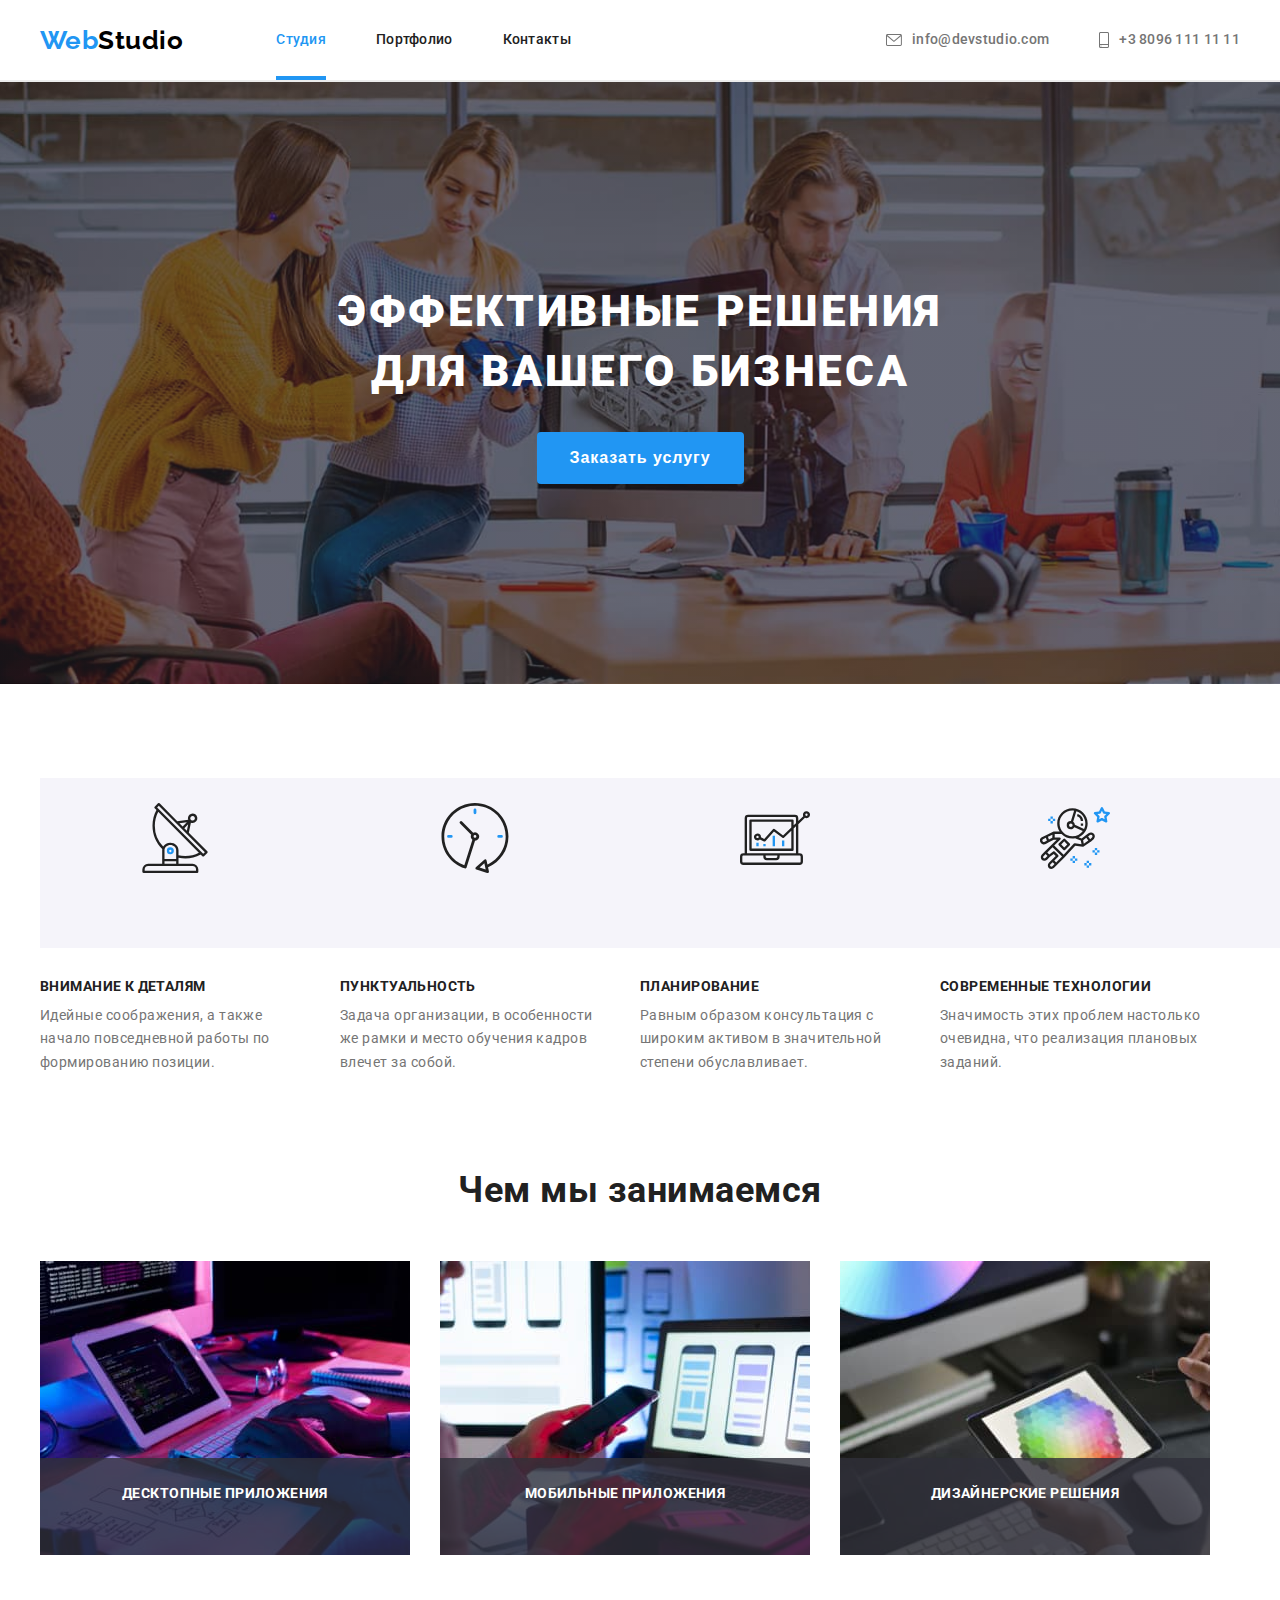
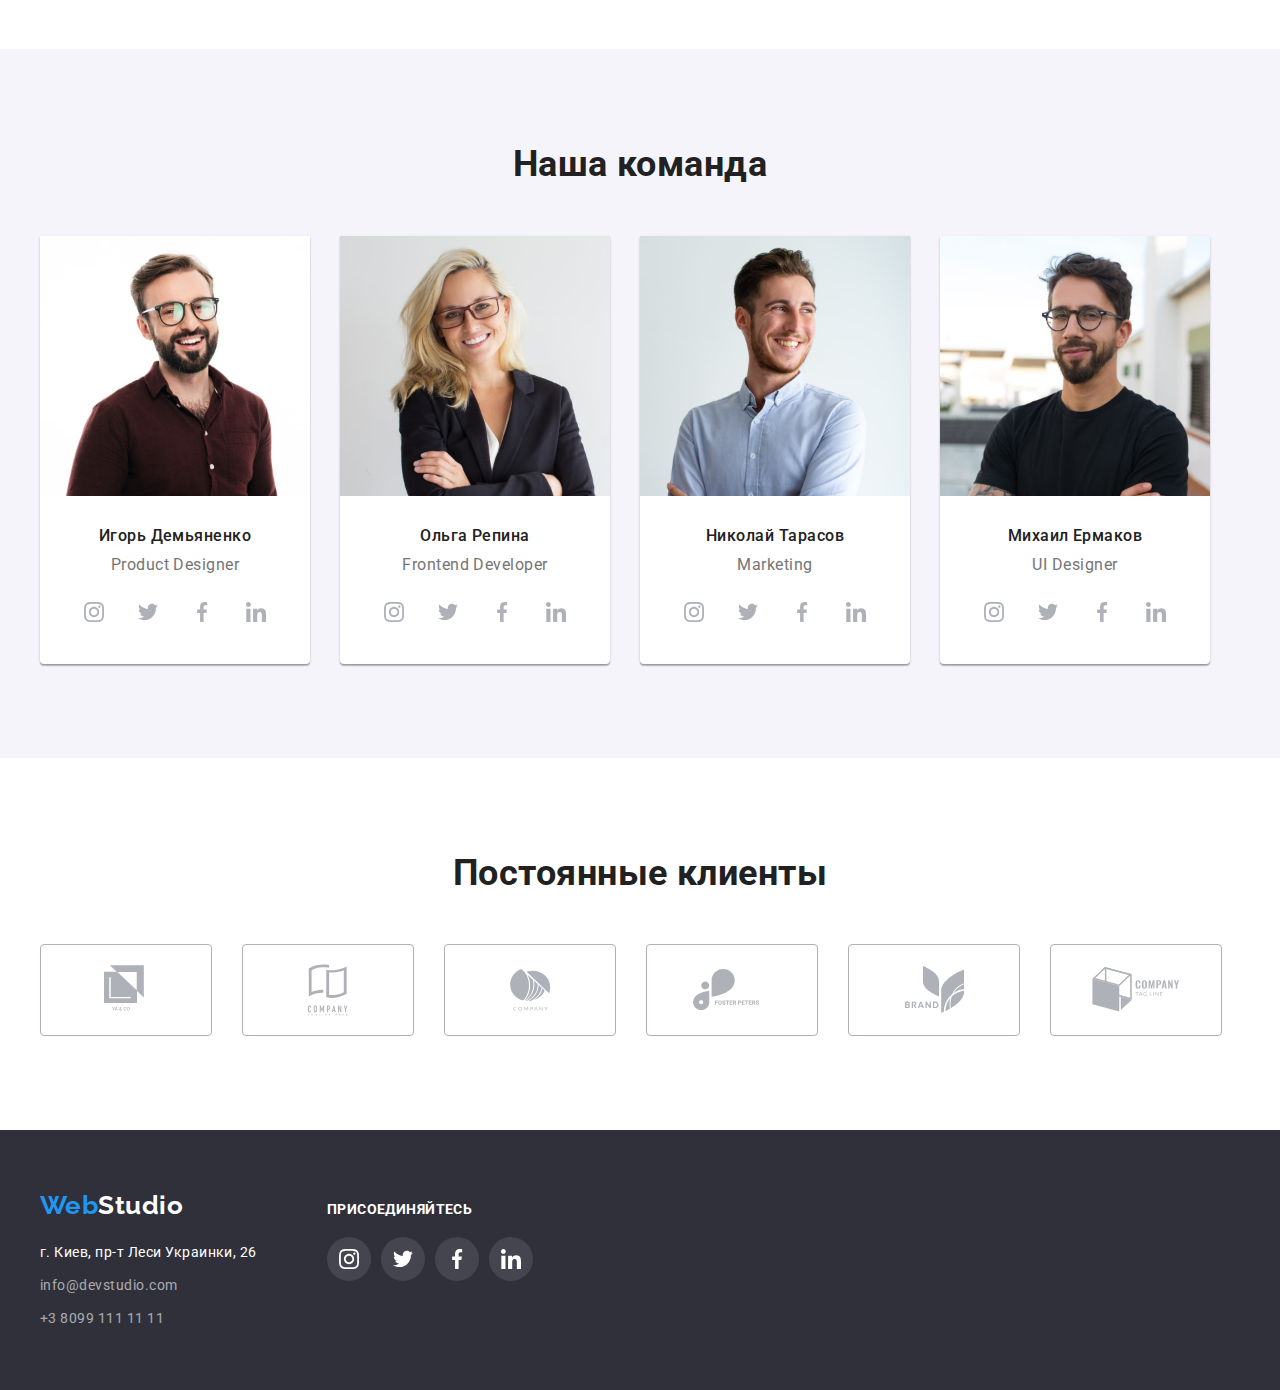
<file: index.html>
<!DOCTYPE html>
<html lang="ru">
  <head>
    <meta charset="UTF-8" />
    <meta name="viewport" content="width=device-width, initial-scale=1.0" />
    <title>WebStudio (Version 2.1)</title>
    <link rel="preconnect" href="https://fonts.gstatic.com" />
    <link
      href="https://fonts.googleapis.com/css2?family=Raleway:wght@700&family=Roboto:wght@400;500;700;900&display=swap"
      rel="stylesheet"
    />
    <link
      rel="stylesheet"
      href="https://cdnjs.cloudflare.com/ajax/libs/modern-normalize/1.0.0/modern-normalize.min.css"
      integrity="sha512-ISS7cAi1PEhQ8jnbJpJZMd29NlhNj4AWYyLOSp2CE/CsHxTCu+r+t0D2yoJudVrd0/8fTVPUVDzY5Tvli75u/g=="
      crossorigin="anonymous"
    />
    <link rel="stylesheet" href="./css/styles.css" />
  </head>
  <body>
    <header>
      <nav class="container main-nav">
        <a href="/" class="logo-header">
          <span class="logo-webletters">Web</span>Studio</a
        >
        <!-- Site nav -->
        <ul class="site-nav list">
          <li class="site-nav-item">
            <a href="/" class="primary-link current">Студия</a>
          </li>
          <li class="site-nav-item">
            <a href="./portfolio.html" class="primary-link">Портфолио</a>
          </li>
          <li class="site-nav-item">
            <a href="./contacts.html" class="primary-link">Контакты</a>
          </li>
        </ul>
        <!-- Contacts links in Header -->
        <ul class="header-contacts list">
          <li class="header-contacts-item">
            <a href="mailto:info@devstudio.com" class="contacts-link">
              <svg class="header-contacts-icon-env">
                <use href="./images/sprite.svg#envelope"></use></svg
              >info@devstudio.com</a
            >
          </li>
          <li class="header-contacts-item">
            <a href="tel:+380961111111" class="contacts-link"
              ><svg class="header-contacts-icon-smart">
                <use href="./images/sprite.svg#smartphone"></use></svg
              >+3 8096 111 11 11</a
            >
          </li>
        </ul>
      </nav>
      <div class="header-border"></div>
    </header>
    <main>
      <!-- Hero -->
      <section class="hero-section section">
        <h1 class="hero-section-title">
          ЭФФЕКТИВНЫЕ РЕШЕНИЯ <br />ДЛЯ ВАШЕГО БИЗНЕСА
        </h1>
        <!-- Button -->
        <button type="button" class="primary-button pointer" data-modal-open>
          Заказать услугу
        </button>
      </section>
      <section class="feature-section section">
        <div class="container">
          <h2 hidden>Features</h2>
          <ul class="features-list list">
            <li class="features-list-item">
              <div class="feature-list-icon">
                <svg class="feature-icon">
                  <use href="./images/sprite.svg#antenna"></use>
                </svg>
              </div>
              <h3 class="features-list-title">ВНИМАНИЕ К ДЕТАЛЯМ</h3>
              <p class="features-list-text">
                Идейные соображения, а также начало повседневной работы по
                формированию позиции.
              </p>
            </li>
            <li class="features-list-item">
              <div class="feature-list-icon">
                <svg class="feature-icon">
                  <use href="./images/sprite.svg#clock"></use>
                </svg>
              </div>
              <h3 class="features-list-title">ПУНКТУАЛЬНОСТЬ</h3>
              <p class="features-list-text">
                Задача организации, в особенности же рамки и место обучения
                кадров влечет за собой.
              </p>
            </li>
            <li class="features-list-item">
              <div class="feature-list-icon">
                <svg class="feature-icon">
                  <use href="./images/sprite.svg#diagram"></use>
                </svg>
              </div>
              <h3 class="features-list-title">ПЛАНИРОВАНИЕ</h3>
              <p class="features-list-text">
                Равным образом консультация с широким активом в значительной
                степени обуславливает.
              </p>
            </li>
            <li class="features-list-item">
              <div class="feature-list-icon">
                <svg class="feature-icon">
                  <use href="./images/sprite.svg#astronaut"></use>
                </svg>
              </div>
              <h3 class="features-list-title">СОВРЕМЕННЫЕ ТЕХНОЛОГИИ</h3>
              <p class="features-list-text">
                Значимость этих проблем настолько очевидна, что реализация
                плановых заданий.
              </p>
            </li>
          </ul>
        </div>
      </section>
      <!-- Courses -->
      <section class="courses-section section">
        <div class="container">
          <h2 class="secondary-titles">Чем мы занимаемся</h2>
          <ul class="list courses-list">
            <li class="courses-list-item">
              <a class="courses-link" href="">
                <img
                  src="./images/box-1.jpg"
                  alt="Планшет на столе"
                  width="370"
                />
                <p class="courses-item-text">Десктопные приложения</p>
              </a>
            </li>
            <li class="courses-list-item">
              <a class="courses-link" href="">
                <img
                  src="./images/box-2.jpg"
                  alt="Телефон в руке"
                  width="370"
                />
                <p class="courses-item-text">Мобильные приложения</p>
              </a>
            </li>
            <li class="courses-list-item">
              <a class="courses-link" href="">
                <img
                  src="./images/box-3.jpg"
                  alt="Планшет в руке"
                  width="370"
                />
                <p class="courses-item-text">Дизайнерские решения</p>
              </a>
            </li>
          </ul>
        </div>
      </section>
      <!-- Crew -->
      <section class="crew-section section">
        <div class="container">
          <h2 class="secondary-titles">Наша команда</h2>
          <ul class="list crew">
            <li class="crew-list">
              <img
                src="./images/Igor.jpg"
                alt="Фото Игорь Демьяненко"
                width="270"
              />
              <div class="crew-list-item">
                <h3 class="crew-name">Игорь Демьяненко</h3>
                <p lang="en" class="crew-profession">Product Designer</p>
              </div>
              <div class="crew-icon-row">
                <ul class="crew-icon-list list">
                  <li class="crew-icon-item">
                    <a href="#" class="crew-icon-link">
                      <svg class="crew-icon">
                        <use href="./images/sprite.svg#instagram"></use>
                      </svg>
                    </a>
                  </li>
                  <li class="crew-icon-item">
                    <a href="#" class="crew-icon-link">
                      <svg class="crew-icon">
                        <use href="./images/sprite.svg#twitter"></use>
                      </svg>
                    </a>
                  </li>
                  <li class="crew-icon-item">
                    <a href="#" class="crew-icon-link">
                      <svg class="crew-icon">
                        <use href="./images/sprite.svg#facebook"></use>
                      </svg>
                    </a>
                  </li>
                  <li class="crew-icon-item">
                    <a href="#" class="crew-icon-link">
                      <svg class="crew-icon">
                        <use href="./images/sprite.svg#linkedin"></use>
                      </svg>
                    </a>
                  </li>
                </ul>
              </div>
            </li>
            <li class="crew-list">
              <img
                src="./images/Olga.jpg"
                alt="Фото Ольга Репина"
                width="270"
              />
              <div class="crew-list-item">
                <h3 class="crew-name">Ольга Репина</h3>
                <p lang="en" class="crew-profession">Frontend Developer</p>
              </div>
              <div class="crew-icon-row">
                <ul class="crew-icon-list list">
                  <li class="crew-icon-item">
                    <a href="#" class="crew-icon-link">
                      <svg class="crew-icon">
                        <use href="./images/sprite.svg#instagram"></use>
                      </svg>
                    </a>
                  </li>
                  <li class="crew-icon-item">
                    <a href="#" class="crew-icon-link">
                      <svg class="crew-icon">
                        <use href="./images/sprite.svg#twitter"></use>
                      </svg>
                    </a>
                  </li>
                  <li class="crew-icon-item">
                    <a href="#" class="crew-icon-link">
                      <svg class="crew-icon">
                        <use href="./images/sprite.svg#facebook"></use>
                      </svg>
                    </a>
                  </li>
                  <li class="crew-icon-item">
                    <a href="#" class="crew-icon-link">
                      <svg class="crew-icon">
                        <use href="./images/sprite.svg#linkedin"></use>
                      </svg>
                    </a>
                  </li>
                </ul>
              </div>
            </li>
            <li class="crew-list">
              <img
                src="./images/Nick.jpg"
                alt="Фото Николай Тарасов"
                width="270"
              />
              <div class="crew-list-item">
                <h3 class="crew-name">Николай Тарасов</h3>
                <p lang="en" class="crew-profession">Marketing</p>
              </div>
              <div class="crew-icon-row">
                <ul class="crew-icon-list list">
                  <li class="crew-icon-item">
                    <a href="#" class="crew-icon-link">
                      <svg class="crew-icon">
                        <use href="./images/sprite.svg#instagram"></use>
                      </svg>
                    </a>
                  </li>
                  <li class="crew-icon-item">
                    <a href="#" class="crew-icon-link">
                      <svg class="crew-icon">
                        <use href="./images/sprite.svg#twitter"></use>
                      </svg>
                    </a>
                  </li>
                  <li class="crew-icon-item">
                    <a href="#" class="crew-icon-link">
                      <svg class="crew-icon">
                        <use href="./images/sprite.svg#facebook"></use>
                      </svg>
                    </a>
                  </li>
                  <li class="crew-icon-item">
                    <a href="#" class="crew-icon-link">
                      <svg class="crew-icon">
                        <use href="./images/sprite.svg#linkedin"></use>
                      </svg>
                    </a>
                  </li>
                </ul>
              </div>
            </li>
            <li class="crew-list">
              <img
                src="./images/Michel.jpg"
                alt="Фото Михаил Ермаков"
                width="270"
              />
              <div class="crew-list-item">
                <h3 class="crew-name">Михаил Ермаков</h3>
                <p lang="en" class="crew-profession">UI Designer</p>
              </div>
              <div class="crew-icon-row">
                <ul class="crew-icon-list list">
                  <li class="crew-icon-item">
                    <a href="#" class="crew-icon-link">
                      <svg class="crew-icon">
                        <use href="./images/sprite.svg#instagram"></use>
                      </svg>
                    </a>
                  </li>
                  <li class="crew-icon-item">
                    <a href="#" class="crew-icon-link">
                      <svg class="crew-icon">
                        <use href="./images/sprite.svg#twitter"></use>
                      </svg>
                    </a>
                  </li>
                  <li class="crew-icon-item">
                    <a href="#" class="crew-icon-link">
                      <svg class="crew-icon">
                        <use href="./images/sprite.svg#facebook"></use>
                      </svg>
                    </a>
                  </li>
                  <li class="crew-icon-item">
                    <a href="#" class="crew-icon-link">
                      <svg class="crew-icon">
                        <use href="./images/sprite.svg#linkedin"></use>
                      </svg>
                    </a>
                  </li>
                </ul>
              </div>
            </li>
          </ul>
        </div>
      </section>
      <!-- Clients -->
      <section class="client-section section">
        <div class="container">
          <h2 class="secondary-titles">Постоянные клиенты</h2>
          <ul class="clients-list list">
            <li class="clients-item">
              <a href="#" class="clients-link">
                <svg class="clients-icon first-comp">
                  <use href="./images/sprite.svg#logo-1"></use>
                </svg>
              </a>
            </li>
            <li class="clients-item">
              <a href="#" class="clients-link">
                <svg class="clients-icon second-comp">
                  <use href="./images/sprite.svg#logo-2"></use>
                </svg>
              </a>
            </li>
            <li class="clients-item">
              <a href="#" class="clients-link">
                <svg class="clients-icon third-comp">
                  <use href="./images/sprite.svg#logo-3"></use>
                </svg>
              </a>
            </li>
            <li class="clients-item">
              <a href="#" class="clients-link">
                <svg class="clients-icon fourth-comp">
                  <use href="./images/sprite.svg#logo-4"></use>
                </svg>
              </a>
            </li>
            <li class="clients-item">
              <a href="#" class="clients-link">
                <svg class="clients-icon fifth-comp">
                  <use href="./images/sprite.svg#logo-5"></use>
                </svg>
              </a>
            </li>
            <li class="clients-item">
              <a href="#" class="clients-link">
                <svg class="clients-icon sixth-comp">
                  <use href="./images/sprite.svg#logo-6"></use>
                </svg>
              </a>
            </li>
          </ul>
        </div>
      </section>
    </main>
    <footer class="footer-bgc">
      <div class="container">
        <section class="footer-first-part">
          <h2 hidden>Footer</h2>
          <a href="/" class="logo-footer">
            <span class="logo-webletters">Web</span>Studio</a
          >
          <address class="footer-address">
            <ul class="footer-address-list list">
              <li class="footer-address-item">
                г. Киев, пр-т Леси Украинки, 26
              </li>
              <li class="footer-address-item">
                <a
                  href="mailto:info@devstudio.com"
                  class="footer-address-contacts"
                  >info@devstudio.com</a
                >
              </li>
              <li class="footer-address-item">
                <a href="tel:+380991111111" class="footer-address-contacts"
                  >+3 8099 111 11 11</a
                >
              </li>
            </ul>
          </address>
        </section>
        <section class="footer-icon-row">
          <h4 class="footer-icon-title">присоединяйтесь</h4>
          <ul class="footer-icon-list list">
            <li class="footer-icon-item">
              <a href="#" class="footer-icon-link">
                <svg class="footer-icon">
                  <use href="./images/sprite.svg#instagram"></use>
                </svg>
              </a>
            </li>
            <li class="footer-icon-item">
              <a href="#" class="footer-icon-link">
                <svg class="footer-icon">
                  <use href="./images/sprite.svg#twitter"></use>
                </svg>
              </a>
            </li>
            <li class="footer-icon-item">
              <a href="#" class="footer-icon-link">
                <svg class="footer-icon">
                  <use href="./images/sprite.svg#facebook"></use>
                </svg>
              </a>
            </li>
            <li class="footer-icon-item">
              <a href="#" class="footer-icon-link">
                <svg class="footer-icon">
                  <use href="./images/sprite.svg#linkedin"></use>
                </svg>
              </a>
            </li>
          </ul>
        </section>
      </div>
    </footer>
    <div class="backdrop is-hidden" data-modal>
      <div class="modal">
        <button type="button" class="close-modal-btn pointer" data-modal-close>
          <svg class="close-btn">
            <use href="./images/sprite.svg#close-black"></use>
          </svg>
        </button>
      </div>
    </div>
    <script src="./js/modal.js"></script>
  </body>
</html>
</file>
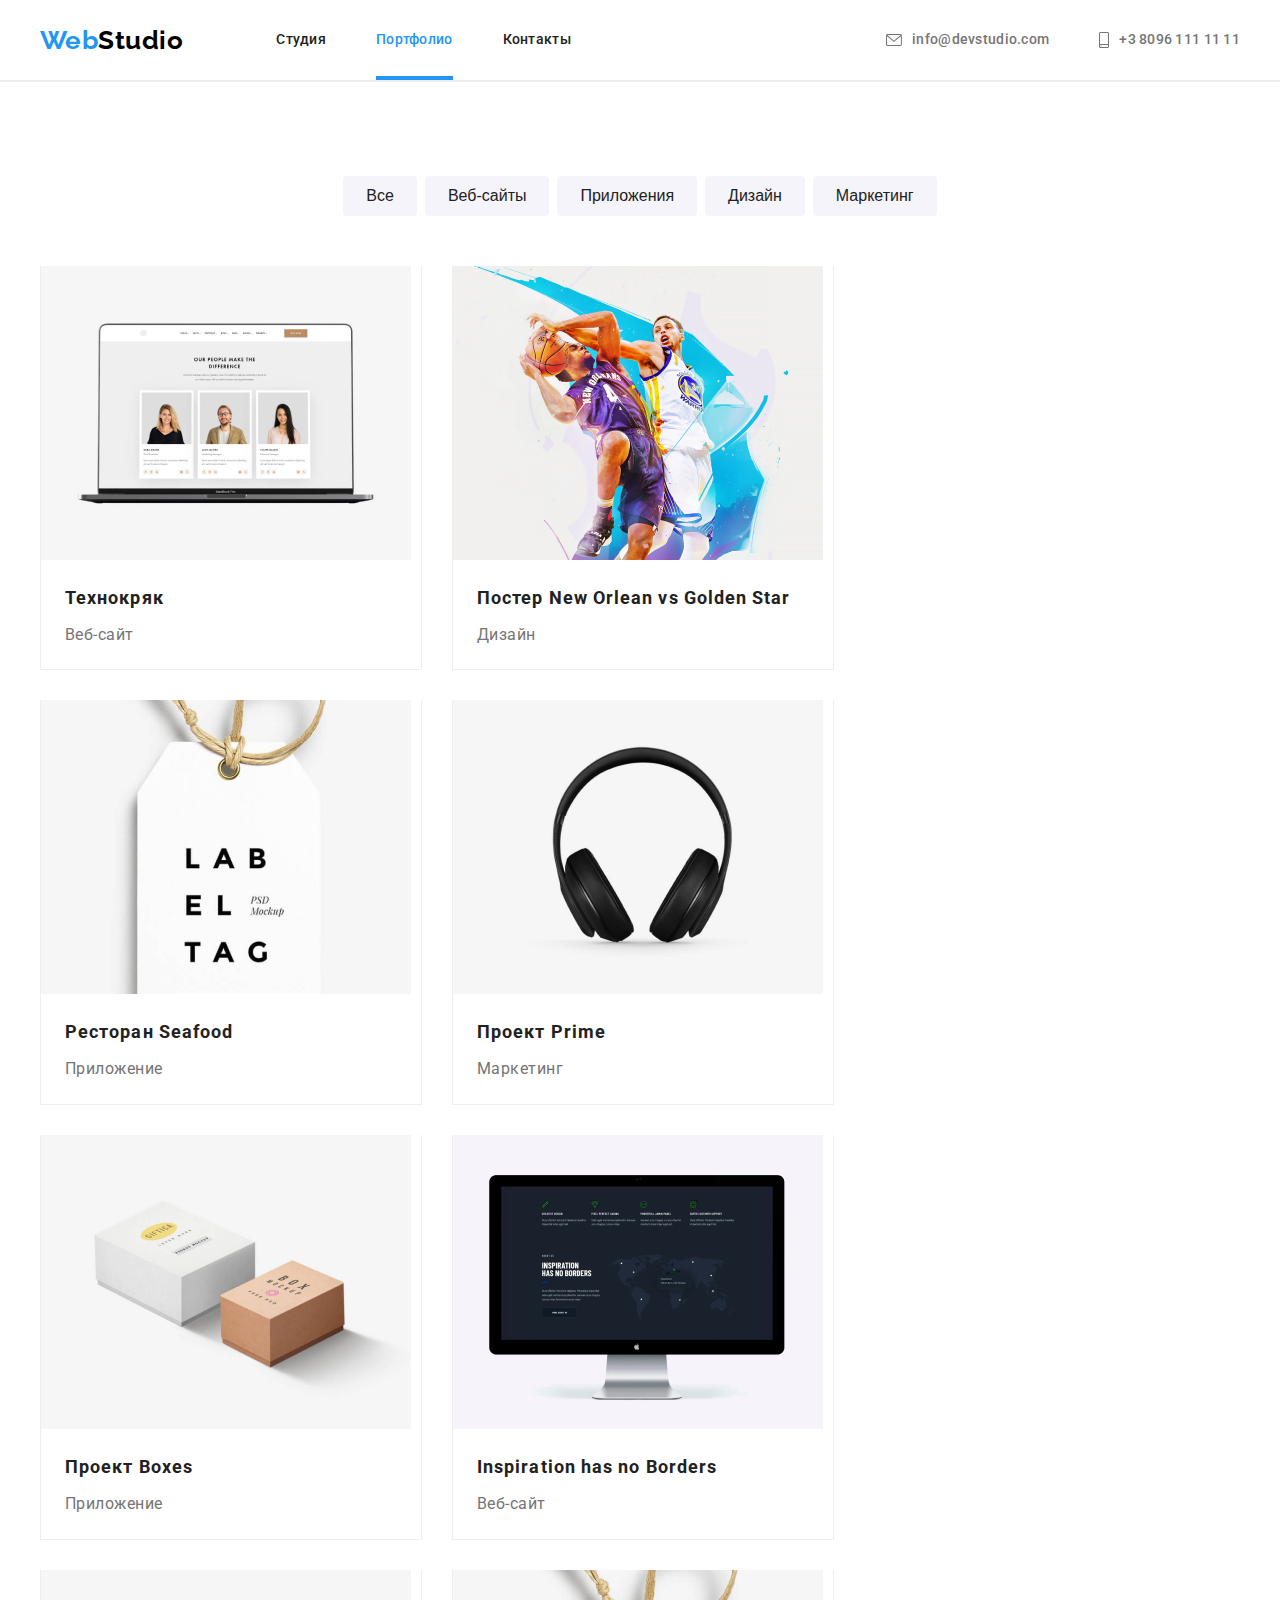
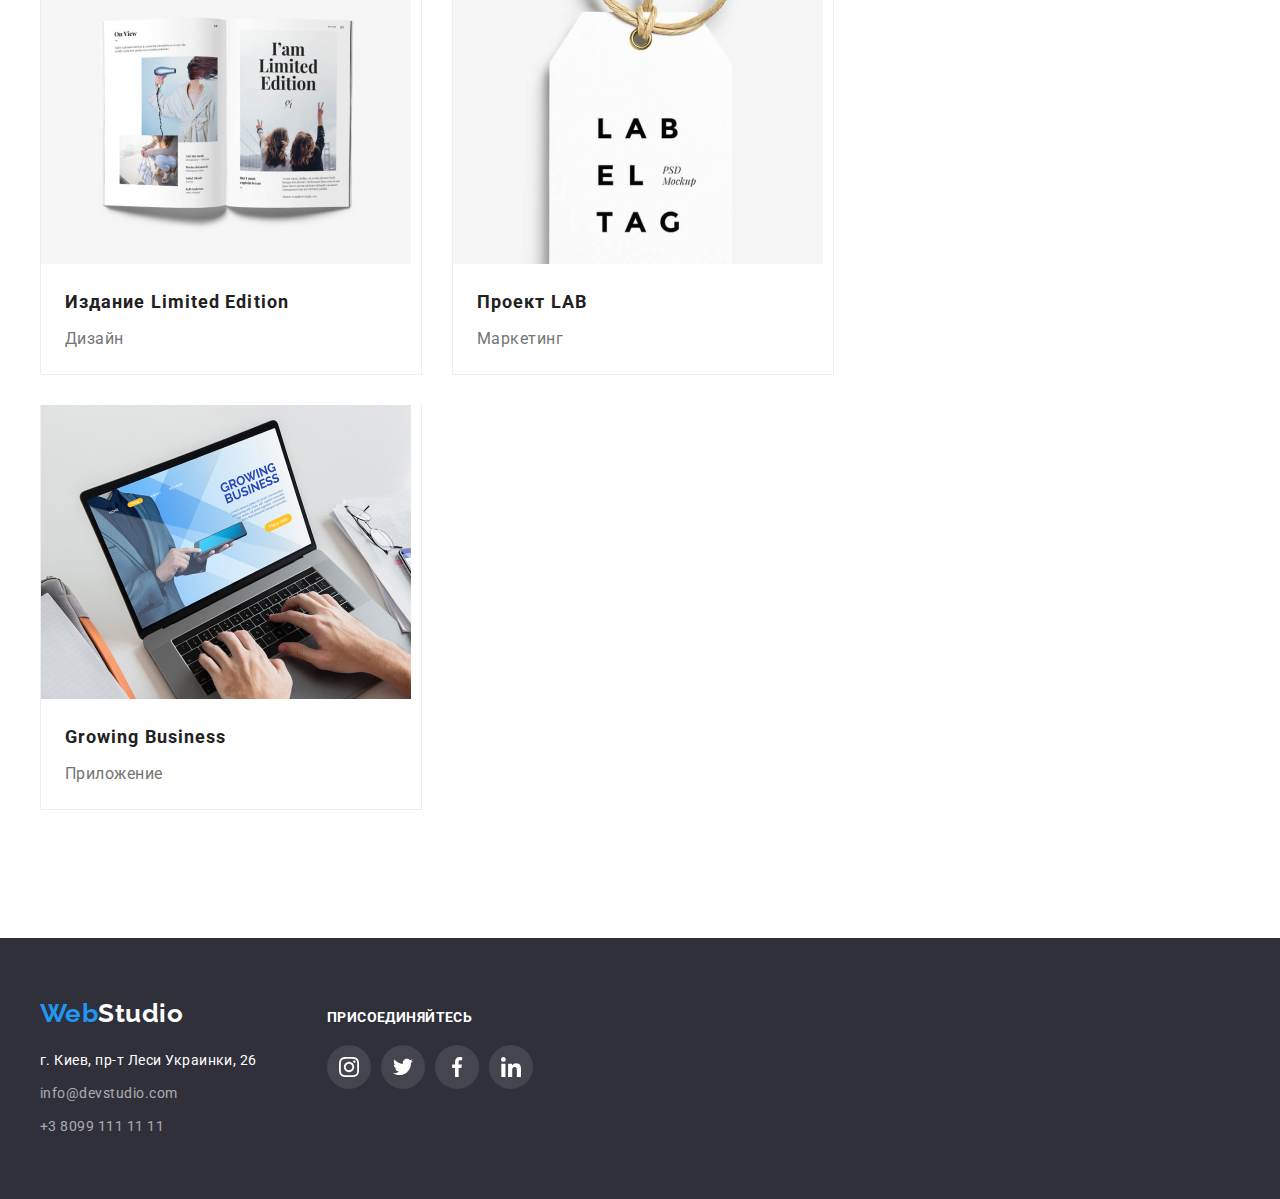
<file: portfolio.html>
<!DOCTYPE html>
<html lang="ru">
  <head>
    <meta charset="UTF-8" />
    <meta name="viewport" content="width=device-width, initial-scale=1.0" />
    <title>WebStudio (Version 2.1)</title>
    <link rel="preconnect" href="https://fonts.gstatic.com" />
    <link
      rel="stylesheet"
      href="https://cdnjs.cloudflare.com/ajax/libs/modern-normalize/1.0.0/modern-normalize.min.css"
      integrity="sha512-ISS7cAi1PEhQ8jnbJpJZMd29NlhNj4AWYyLOSp2CE/CsHxTCu+r+t0D2yoJudVrd0/8fTVPUVDzY5Tvli75u/g=="
      crossorigin="anonymous"
    />
    <link
      href="https://fonts.googleapis.com/css2?family=Raleway:wght@700&family=Roboto:wght@400;500;700;900&display=swap"
      rel="stylesheet"
    />
    <link rel="stylesheet" href="./css/styles.css" />
  </head>
  <body>
    <header class="header-portfolio">
      <nav class="container main-nav site-nav-item">
        <a href="/" class="logo-header">
          <span class="logo-webletters">Web</span>Studio</a
        >
        <ul class="site-nav list">
          <li class="site-nav-item">
            <a href="./index.html" class="primary-link">Студия</a>
          </li>
          <li class="site-nav-item">
            <a href="./portfolio.html" class="primary-link current"
              >Портфолио</a
            >
          </li>
          <li class="site-nav-item">
            <a href="./contacts.html" class="primary-link">Контакты</a>
          </li>
        </ul>
        <!-- Contacts links in Header -->
        <ul class="header-contacts list">
          <li class="header-contacts-item">
            <a href="mailto:info@devstudio.com" class="contacts-link"
              ><svg class="header-contacts-icon-env">
                <use href="./images/sprite.svg#envelope"></use></svg
              >info@devstudio.com</a
            >
          </li>
          <li class="header-contacts-item">
            <a href="tel:+380961111111" class="contacts-link"
              ><svg class="header-contacts-icon-smart">
                <use href="./images/sprite.svg#smartphone"></use></svg
              >+3 8096 111 11 11</a
            >
          </li>
        </ul>
      </nav>
      <div class="header-border"></div>
    </header>
    <main>
      <section class="projects-section section">
        <div class="container">
          <ul class="list portfolio-nav">
            <li class="portfolio-nav-item">
              <button type="button" class="secondary-button pointer">
                Все
              </button>
            </li>
            <li class="portfolio-nav-item">
              <button type="button" class="secondary-button pointer">
                Веб-сайты
              </button>
            </li>
            <li class="portfolio-nav-item">
              <button type="button" class="secondary-button pointer">
                Приложения
              </button>
            </li>
            <li class="portfolio-nav-item">
              <button type="button" class="secondary-button pointer">
                Дизайн
              </button>
            </li>
            <li class="portfolio-nav-item">
              <button type="button" class="secondary-button pointer">
                Маркетинг
              </button>
            </li>
          </ul>
        </div>
        <!-- Projects -->
        <div class="container">
          <ul class="list projects-list">
            <li class="projects-list-item">
              <a href="" class="projects-link">
                <div class="projects-list-img-wrapper">
                  <img
                    src="./images/2-notebook.jpg"
                    alt="notebook"
                    width="370"
                  />
                  <p class="overlay">
                    Технокряк это современная площадка распространения
                    коронавируса. Компании используют эту платформу для
                    цифрового шпионажа и атак на защищённые сервера конкурентов.
                  </p>
                </div>
                <div class="card-content">
                  <h2 class="projects-name">Технокряк</h2>
                  <p class="projects-entity">Веб-сайт</p>
                </div>
              </a>
            </li>
            <li class="projects-list-item">
              <a href="" class="projects-link">
                <div class="projects-list-img-wrapper">
                  <img src="./images/2-players.jpg" alt="players" width="370" />
                  <p class="overlay"></p>
                </div>
                <div class="card-content">
                  <h2 class="projects-name">
                    Постер New Orlean vs Golden Star
                  </h2>
                  <p class="projects-entity">Дизайн</p>
                </div>
              </a>
            </li>
            <li class="projects-list-item">
              <a href="" class="projects-link">
                <div class="projects-list-img-wrapper">
                  <img src="./images/2-label.jpg" alt="label" width="370" />
                  <p class="overlay"></p>
                </div>
                <div class="card-content">
                  <h2 class="projects-name">Ресторан Seafood</h2>
                  <p class="projects-entity">Приложение</p>
                </div>
              </a>
            </li>
            <li class="projects-list-item">
              <a href="" class="projects-link">
                <div class="projects-list-img-wrapper">
                  <img
                    src="./images/2-headphones.jpg"
                    alt="headphones"
                    width="370"
                  />
                  <p class="overlay"></p>
                </div>
                <div class="card-content">
                  <h2 class="projects-name">Проект Prime</h2>
                  <p class="projects-entity">Маркетинг</p>
                </div></a
              >
            </li>
            <li class="projects-list-item">
              <a href="" class="projects-link">
                <div class="projects-list-img-wrapper">
                  <img src="./images/2-boxes.jpg" alt="boxes" width="370" />
                  <p class="overlay"></p>
                </div>
                <div class="card-content">
                  <h2 class="projects-name">Проект Boxes</h2>
                  <p class="projects-entity">Приложение</p>
                </div></a
              >
            </li>
            <li class="projects-list-item">
              <a href="" class="projects-link">
                <div class="projects-list-img-wrapper">
                  <img src="./images/2-monitor.jpg" alt="monitor" width="370" />
                  <p class="overlay"></p>
                </div>
                <div class="card-content">
                  <h2 class="projects-name">Inspiration has no Borders</h2>
                  <p class="projects-entity">Веб-сайт</p>
                </div></a
              >
            </li>
            <li class="projects-list-item">
              <a href="" class="projects-link">
                <div class="projects-list-img-wrapper">
                  <img src="./images/2-journal.jpg" alt="journal" width="370" />
                  <p class="overlay"></p>
                </div>
                <div class="card-content">
                  <h2 class="projects-name">Издание Limited Edition</h2>
                  <p class="projects-entity">Дизайн</p>
                </div></a
              >
            </li>
            <li class="projects-list-item">
              <a href="" class="projects-link">
                <div class="projects-list-img-wrapper">
                  <img src="./images/2-label.jpg" alt="label" width="370" />
                  <p class="overlay"></p>
                </div>
                <div class="card-content">
                  <h2 class="projects-name">Проект LAB</h2>
                  <p class="projects-entity">Маркетинг</p>
                </div></a
              >
            </li>
            <li class="projects-list-item">
              <a href="" class="projects-link">
                <div class="projects-list-img-wrapper">
                  <img
                    src="./images/2-notebooktyping.jpg"
                    alt="notebooktyping"
                    width="370"
                  />
                  <p class="overlay"></p>
                </div>
                <div class="card-content">
                  <h2 class="projects-name">Growing Business</h2>
                  <p class="projects-entity">Приложение</p>
                </div></a
              >
            </li>
          </ul>
        </div>
      </section>
    </main>
    <footer class="footer-bgc">
      <div class="container">
        <section class="footer-first-part">
          <h2 hidden>Footer</h2>
          <a href="/" class="logo-footer">
            <span class="logo-webletters">Web</span>Studio</a
          >
          <address class="footer-address">
            <ul class="footer-address-list list">
              <li class="footer-address-item">
                г. Киев, пр-т Леси Украинки, 26
              </li>
              <li class="footer-address-item">
                <a
                  href="mailto:info@devstudio.com"
                  class="footer-address-contacts"
                  >info@devstudio.com</a
                >
              </li>
              <li class="footer-address-item">
                <a href="tel:+380991111111" class="footer-address-contacts"
                  >+3 8099 111 11 11</a
                >
              </li>
            </ul>
          </address>
        </section>
        <section class="footer-icon-row">
          <h4 class="footer-icon-title">присоединяйтесь</h4>
          <ul class="footer-icon-list list">
            <li class="footer-icon-item">
              <a href="#" class="footer-icon-link">
                <svg class="footer-icon">
                  <use href="./images/sprite.svg#instagram"></use>
                </svg>
              </a>
            </li>
            <li class="footer-icon-item">
              <a href="#" class="footer-icon-link">
                <svg class="footer-icon">
                  <use href="./images/sprite.svg#twitter"></use>
                </svg>
              </a>
            </li>
            <li class="footer-icon-item">
              <a href="#" class="footer-icon-link">
                <svg class="footer-icon">
                  <use href="./images/sprite.svg#facebook"></use>
                </svg>
              </a>
            </li>
            <li class="footer-icon-item">
              <a href="#" class="footer-icon-link">
                <svg class="footer-icon">
                  <use href="./images/sprite.svg#linkedin"></use>
                </svg>
              </a>
            </li>
          </ul>
        </section>
      </div>
    </footer>
  </body>
</html>
</file>
<file: css/styles.css>
:root {
  --primary-text-color: #212121;
  --secondary-text-color: #757575;
  --main-background-color: #e5e5e5;
  --secondary-background-color: #2f303a;
  --third-background-color: #f5f4fa;
  --accent-color: #2196f3;
  --white-color: #ffffff;
  --projects-list-item-gap: 30px;
  --icon-color: #afb1b8;
}
/* Текст основного текста (Заголовки) #212121 */
/* Вторичный цвет текста #757575 */
/* белый #ffffff */
/* акцент #2196F3 */
/* основной цвет фона #E5E5E5 */
/* вторичный цвет фона - Эффективные решения и Футер #2F303A */
/* вторичный цвет фона - Наша команда #F5F4FA */
body {
  margin: 0;
  background-color: var(--white-color);
  font-family: 'Roboto', sans-serif;
  letter-spacing: 0.03em;
  color: var(--primary-text-color);
  overflow-x: hidden;
}
h1,
h2,
h3,
h4,
h5,
h6,
p {
  margin-top: 0;
  margin-bottom: 0;
}
img {
  display: block;
}
.container {
  width: 1200px;
  padding-left: 15px;
  padding-right: 15px;
  margin-left: auto;
  margin-right: auto;

  /* outline: 2px solid tomato; */
}
.section {
  padding-top: 94px;
  padding-bottom: 94px;
}
img {
  display: block;
  max-width: 100%;
  height: auto;
}
/* Утилиты */
.list {
  list-style: none;
  padding: 0;
  margin: 0;
}

/* Header */
.main-nav {
  display: flex;
  align-items: center;
}
.header-border {
  width: 1600px;
  height: 0px;
  left: 0px;
  top: 80px;
  border: 1px solid #ececec;
}
/* Header Logo */
.logo-header {
  font-family: Raleway;
  font-weight: bold;
  font-size: 26px;
  line-height: 1.19;
  color: #000000;
  text-decoration: none;
}
.logo-webletters {
  color: var(--accent-color);
}
/* Header Site nav */
.site-nav {
  display: flex;
  margin-left: 93px;
}
.site-nav .site-nav-item:not(:last-child) {
  margin-right: 50px;
}
.site-nav .primary-link {
  display: block;
  padding-top: 32px;
}
.primary-link {
  font-weight: 500;
  font-size: 14px;
  line-height: 1.14;
  letter-spacing: 0.02em;
  color: var(--primary-text-color);
  text-decoration: none;
  transition: color 250ms cubic-bezier(0.4, 0, 0.2, 1);
}
.primary-link:hover,
.primary-link:focus {
  color: var(--accent-color);
}
.primary-link::after {
  display: block;
  content: '';
  height: 4px;
  margin: 0 auto;
  margin-top: 28px;
  transition: background-color 250ms cubic-bezier(0.4, 0, 0.2, 1);
}
.primary-link:hover.primary-link::after,
.primary-link:focus.primary-link::after {
  background-color: var(--accent-color);
}
.current {
  color: var(--accent-color);
}
.current.primary-link::after {
  background-color: var(--accent-color);
}
/* Header contacts */
.header-contacts {
  display: flex;
  margin-left: auto;
}
.header-contacts .header-contacts-item + .header-contacts-item {
  margin-left: 50px;
}
.contacts-link {
  display: flex;
  font-weight: 500;
  font-size: 14px;
  line-height: 1.14;
  letter-spacing: 0.02em;
  justify-content: center;
  align-items: center;
  color: var(--secondary-text-color);
  text-decoration: none;
  fill: var(--secondary-text-color);
}
.contacts-link:hover,
.contacts-link:focus {
  color: var(--accent-color);
  fill: var(--accent-color);
}
.header-contacts-icon-env {
  margin-right: 10px;
  width: 16px;
  height: 12px;
}
.header-contacts-icon-smart {
  margin-right: 10px;
  width: 10px;
  height: 16px;
}
/* .header-contacts-icon:hover {
  fill: var(--accent-color);
} */

.header-portfolio {
  margin-top: 0;
}
.portfolio-nav {
  display: flex;
  justify-content: center;
  margin-bottom: 50px;
}
.portfolio-nav .portfolio-nav-item + .portfolio-nav-item {
  margin-left: 8px;
}
/* Hero */
.hero-section {
  margin-top: 0;
  padding-top: 200px;
  padding-bottom: 200px;
  text-align: center;
  background-color: #c4c4c4;
  background-image: linear-gradient(
      rgba(47, 48, 58, 0.4),
      rgba(47, 48, 58, 0.4)
    ),
    url('../images/hero-bg-img.jpg');
  background-repeat: no-repeat;
  background-position: center;
  background-size: cover;
}
.hero-section-title {
  margin: 0;
  margin-bottom: 30px;
  font-weight: 900;
  font-size: 44px;
  line-height: 1.36;
  letter-spacing: 0.06em;
  text-transform: uppercase;
  color: var(--white-color);
}
/* Buttons */
/* Заказать услугу */
.primary-button {
  display: inline-block;
  border: 1px solid transparent;
  border-radius: 4px;
  padding: 10px 32px;
  min-width: 200px;
  font-weight: bold;
  font-size: 16px;
  line-height: 1.87;
  align-items: center;
  text-align: center;
  letter-spacing: 0.06em;
  background-color: var(--accent-color);
  color: var(--white-color);
}
/* Кнопки второй страницы */
.secondary-button {
  display: inline-block;
  border: 1px solid transparent;
  border-radius: 4px;
  padding: 6px 22px;
  min-width: 73px;
  font-weight: 500;
  font-size: 16px;
  line-height: 1.6;
  background-color: var(--third-background-color);
  color: var(--primary-text-color);
  text-align: center;
  transition: background-color 250ms cubic-bezier(0.4, 0, 0.2, 1),
    color 250ms cubic-bezier(0.4, 0, 0.2, 1),
    box-shadow 250ms cubic-bezier(0.4, 0, 0.2, 1);
}
.secondary-button:hover,
.secondary-button:focus {
  background-color: var(--accent-color);
  color: var(--white-color);
  box-shadow: 0px 3px 1px rgba(0, 0, 0, 0.1), 0px 1px 2px rgba(0, 0, 0, 0.08),
    0px 2px 2px rgba(0, 0, 0, 0.12);
}
.pointer {
  cursor: pointer;
}
/* Features */
/* .feature-section {
  margin-bottom: 94px;
} */
.features-list {
  display: flex;
}
.features-list-item {
  width: 270px;
}

/* .features-list-item::before {
  display: block;
  content: '';
  height: 120px;
  padding: 25px 100px;
  background-size: 70px 70px;
  background-repeat: no-repeat;
  background-position: center;
  background-color: var(--third-background-color);
}
.icon-antenna::before {
  background-image: url('../images/antenna.svg');
}
.icon-clock::before {
  background-image: url('../images/clock.svg');
}
.icon-diagram::before {
  background-image: url('../images/diagram.svg');
}
.icon-astronaut::before {
  background-image: url('../images/astronaut.svg');
} */
.feature-list-icon {
  display: block;
  margin-bottom: 30px;
  width: 270px;
  height: 120px;
  padding: 25px 100px;
  background-color: var(--third-background-color);
}
.feature-icon {
  width: 70px;
  height: 70px;
}
.features-list .features-list-item + .features-list-item {
  margin-left: 30px;
}
.features-list-title {
  margin-top: 0;
  margin-bottom: 10px;
  font-weight: bold;
  font-size: 14px;
  line-height: 16px;
  letter-spacing: 0.03em;
  text-transform: uppercase;
}
.features-list-text {
  margin-top: 0;
  margin-bottom: 0;
  font-size: 14px;
  line-height: 1.71;
  color: var(--secondary-text-color);
}
.courses-list {
  display: flex;
}
.courses-section.section {
  padding-top: 0;
}
.courses-list .courses-list-item + .courses-list-item {
  margin-left: 30px;
}
.courses-link {
  position: relative;
  display: flex;
}
.courses-item-text {
  position: absolute;
  margin: 0 auto;
  padding-top: 27px;
  width: 100%;
  height: 70px;
  bottom: 0;
  background: rgba(47, 48, 58, 0.8);
  font-style: normal;
  font-weight: bold;
  text-align: center;
  font-size: 14px;
  line-height: 16px;
  letter-spacing: 0.03em;
  text-transform: uppercase;
  color: var(--white-color);
}
.secondary-titles {
  margin-top: 0;
  margin-bottom: 50px;
  font-weight: bold;
  font-size: 36px;
  line-height: 1.17;
  text-align: center;
}
/* Crew */

.crew-section {
  background-color: var(--third-background-color);
}
.crew {
  display: flex;
}
.crew-list {
  background-color: var(--white-color);
  text-align: center;
  box-shadow: 0px 1px 3px rgba(0, 0, 0, 0.12), 0px 1px 1px rgba(0, 0, 0, 0.14),
    0px 2px 1px rgba(0, 0, 0, 0.2);
  border-radius: 0px 0px 4px 4px;
}
.crew .crew-list + .crew-list {
  margin-left: 30px;
}
.crew-list-item {
  padding-top: 30px;
}
.crew-name {
  margin-bottom: 10px;
  font-weight: 500;
  font-size: 16px;
  line-height: 1.19;
}
.crew-profession {
  margin-top: 0;
  margin-bottom: 0;
  font-size: 16px;
  line-height: 1.19;
  color: var(--secondary-text-color);
}
.crew-icon-row {
  margin: 16px 32px 30px 32px;
}
.crew-icon-list {
  display: flex;
  padding: 0;
  margin: 0 auto;
}
.crew-icon-item {
  display: inherit;
}
.crew-icon-link {
  display: inherit;
  align-items: center;
  justify-content: center;
  width: 44px;
  height: 44px;
  border-radius: 50%;
  fill: var(--icon-color);
  transition: fill 250ms cubic-bezier(0.4, 0, 0.2, 1),
    background-color 250ms cubic-bezier(0.4, 0, 0.2, 1);
}
.crew-icon {
  width: 20px;
  height: 20px;
}
.crew-icon-item:not(:last-child) {
  margin-right: 10px;
}
.crew-icon-link:focus,
.crew-icon-link:hover {
  fill: var(--white-color);
  background-color: var(--accent-color);
  border-radius: 50%;
  outline: none;
}
/* Clients */

.clients-list {
  display: flex;
  padding: 0;
  margin: 0;
}
.clients-item {
  display: inherit;
  border: 1px solid var(--icon-color);
  box-sizing: border-box;
  border-radius: 4px;
}
.clients-link {
  display: inherit;
  align-items: center;
  justify-content: center;
  width: 170px;
  height: 90px;
  fill: var(--icon-color);
  transition: fill 250ms cubic-bezier(0.4, 0, 0.2, 1);
}
.clients-item:not(:last-child) {
  margin-right: 30px;
}
.clients-icon.first-comp {
  width: 44px;
  height: 49px;
}
.clients-icon.second-comp {
  width: 40px;
  height: 52px;
}
.clients-icon.third-comp {
  width: 41px;
  height: 42px;
}
.clients-icon.fourth-comp {
  width: 79px;
  height: 42px;
}
.clients-icon.fifth-comp {
  width: 59px;
  height: 47px;
}
.clients-icon.sixth-comp {
  width: 88px;
  height: 45px;
}
.clients-link:focus,
.clients-link:hover {
  border: 1px solid var(--accent-color);
  fill: var(--accent-color);
  outline: none;
}

/* Projects */

.projects-section .container {
  margin-bottom: 34px;
}
.projects-list {
  display: flex;
  flex-wrap: wrap;
  margin-top: calc(-1 * var(--projects-list-item-gap));
  margin-left: calc(-1 * var(--projects-list-item-gap));
}
.projects-list-item {
  flex-basis: calc(100% / 3 - var(--projects-list-item-gap));
  margin-left: var(--projects-list-item-gap);
  margin-top: var(--projects-list-item-gap);
  border-right: 1px solid #eeeeee;
  border-left: 1px solid #eeeeee;
  border-bottom: 1px solid #eeeeee;
  transition: box-shadow 250ms cubic-bezier(0.4, 0, 0.2, 1);
}
.projects-list-item:hover {
  box-shadow: 0px 1px 1px rgba(0, 0, 0, 0.12), 0px 4px 4px rgba(0, 0, 0, 0.06),
    1px 4px 6px rgba(0, 0, 0, 0.16);
}
.card-content {
  padding: 20px 24px;
}
/* alternative variant for .projects-list-item*/
/* .projects-list-item {
  width: calc((100% - 60px) / 3);
  margin-right: 30px;
  margin-bottom: 30px;
  padding-bottom: 20px;
}
.projects-list-item:nth-child(3n) {
  margin-right: 0;
}
.projects-list-item:nth-last-child(-n + 3) {
  margin-bottom: 0;
} */
.projects-link {
  text-decoration: none;
}
.projects-list-img-wrapper {
  position: relative;
  overflow: hidden;
  perspective: 1000px;
}
.overlay {
  position: absolute;
  top: 0;
  left: 0;
  margin: 0;
  background-color: rgba(33, 150, 243, 0.9);
  font-family: Roboto;
  font-style: normal;
  font-weight: normal;
  font-size: 18px;
  line-height: 28px;
  letter-spacing: 0.03em;
  color: var(--white-color);
  padding: 63px 24px;
  width: 100%;
  height: 100%;

  transform: translateY(100%);
  transition: transform 250ms cubic-bezier(0.4, 0, 0.2, 1);
}
.projects-link:hover .overlay,
.projects-link:focus .overlay {
  transform: translateY(0%);
  transition: 250ms cubic-bezier(0.4, 0, 0.2, 1);
}
.projects-name {
  margin-top: 0;
  margin-bottom: 4px;
  font-weight: bold;
  font-size: 18px;
  line-height: 2;
  letter-spacing: 0.06em;
  color: var(--primary-text-color);
  text-decoration: none;
}
.projects-entity {
  margin-top: 0;
  margin-bottom: 0;
  font-size: 16px;
  line-height: 1.87;
  color: var(--secondary-text-color);
  text-decoration: none;
}

/* Footer */

.footer-bgc {
  padding-top: 60px;
  padding-bottom: 60px;
  background-color: var(--secondary-background-color);
}
.footer-first-part {
  margin-right: 70px;
}
.logo-footer {
  margin-bottom: 20px;
  font-family: Raleway;
  font-weight: bold;
  font-size: 26px;
  line-height: 1.19;
  color: var(--white-color);
  text-decoration: none;
}
.footer-address {
  margin-top: 20px;
}
.footer-address-item:not(:last-child) {
  margin-bottom: 9px;
}
.footer-address-list {
  font-size: 14px;
  line-height: 1.71;
  color: var(--white-color);
  font-style: normal;
}
.footer-address-contacts {
  font-size: 14px;
  line-height: 1.71;
  color: rgba(255, 255, 255, 0.6);
  text-decoration: none;
}
.footer-address-contacts:hover,
.footer-address-contacts:focus {
  color: var(--accent-color);
}
.footer-bgc .container {
  display: flex;
  align-items: baseline;
}
.footer-icon-title {
  margin-top: 0;
  margin-bottom: 20px;
  font-weight: bold;
  font-size: 14px;
  line-height: 16px;
  letter-spacing: 0.03em;
  text-transform: uppercase;
  color: var(--white-color);
}
.footer-icon-row {
  width: 206px;
  height: 80px;
}
.footer-icon-list {
  display: flex;
  padding: 0;
  margin: 0 auto;
}
.footer-icon-item {
  display: inherit;
}
.footer-icon-link {
  display: inherit;
  align-items: center;
  justify-content: center;
  width: 44px;
  height: 44px;
  fill: var(--white-color);
  background-color: rgba(255, 255, 255, 0.1);
  border-radius: 50%;
  transition: fill 250ms cubic-bezier(0.4, 0, 0.2, 1),
    background-color 250ms cubic-bezier(0.4, 0, 0.2, 1);
}
.footer-icon {
  width: 20px;
  height: 20px;
}
.footer-icon-item:not(:last-child) {
  margin-right: 10px;
}
.footer-icon-link:focus,
.footer-icon-link:hover {
  fill: var(--white-color);
  background-color: var(--accent-color);
  border-radius: 50%;
  outline: none;
}
/* BACKDROP */
.backdrop {
  position: fixed;
  top: 0;
  left: 0;
  width: 100vw;
  height: 100vh;
  background-color: rgba(0, 0, 0, 0.2);
  transition: opacity 500ms linear;
}
.modal {
  position: absolute;
  left: 50%;
  top: 50%;
  transform: translate(-50%, -50%);
  width: 528px;
  height: 580px;
  background: var(--white-color);
  box-shadow: 0px 1px 3px rgba(0, 0, 0, 0.12), 0px 1px 1px rgba(0, 0, 0, 0.14),
    0px 2px 1px rgba(0, 0, 0, 0.2);
  border-radius: 4px;
  transition: transform 250ms cubic-bezier(0.4, 0, 0.2, 1);
}
.backdrop.is-hidden .modal {
  transition: transform 250ms cubic-bezier(0.4, 0, 0.2, 1);
}
.close-modal-btn {
  position: absolute;
  padding: 0;
  top: 8px;
  right: 8px;
  width: 30px;
  height: 30px;
  background-color: transparent;
  border-radius: 50%;
  border: 1px solid rgba(0, 0, 0, 0.1);
}
.close-btn {
  width: 18px;
  height: 18px;
}
.is-hidden {
  opacity: 0;
  visibility: hidden;
  pointer-events: none;
}
</file>
